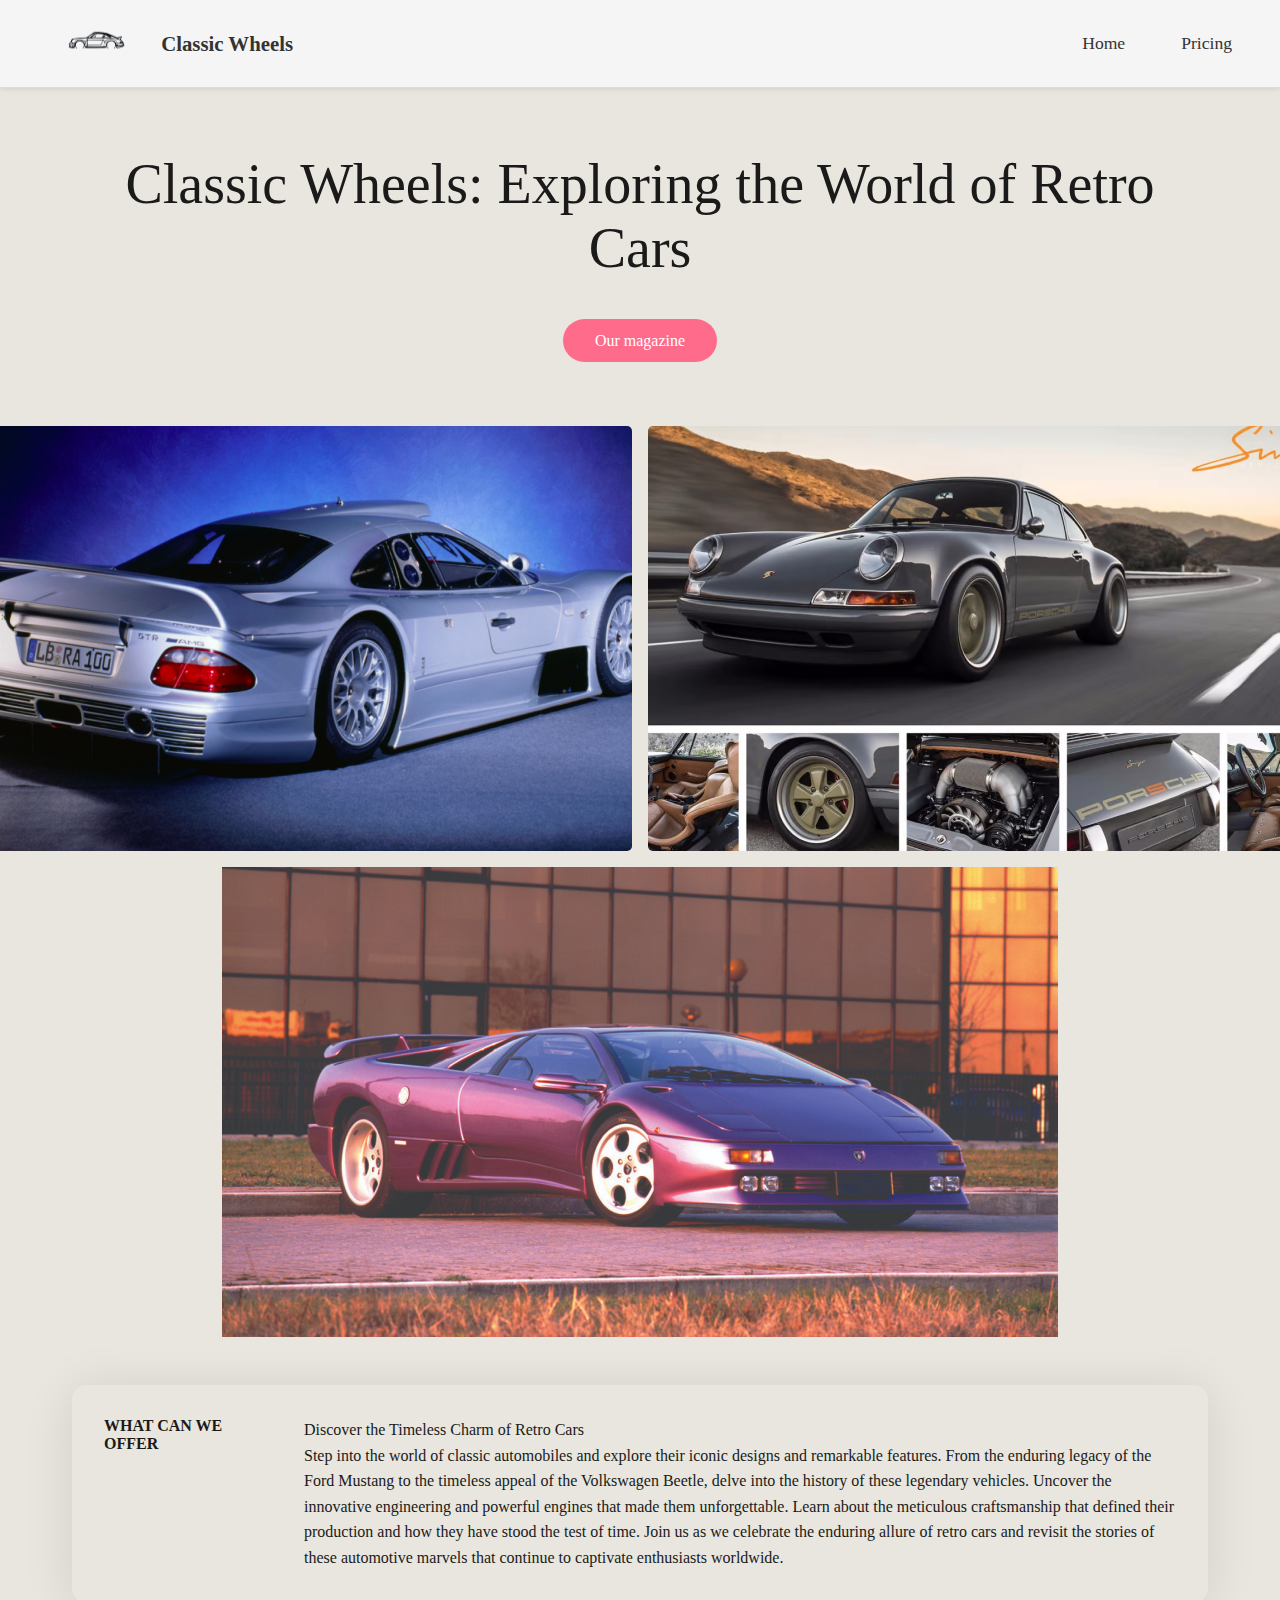
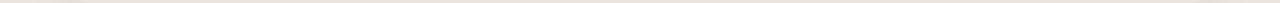
<file: 2-3/index.html>
<!DOCTYPE html>
<html lang="en">
<head>
    <meta charset="UTF-8">
    <meta name="viewport" content="width=device-width, initial-scale=1.0">
    <title>Classic Wheels - Home</title>
    <link rel="stylesheet" href="style.css">
</head>
<body>
    <header class="header">
        <a href="index.html" class="logo">
            <img src="images/logo.png" alt="Classic Wheels Logo">
            Classic Wheels
        </a>
        <nav class="nav">
            <a href="articles.html">Home</a>
            <a href="payment.html">Pricing</a>
        </nav>
    </header>

    <main>
        <section id="home" class="page">
            <div class="container">
                <div class="hero">
                    <h1>Classic Wheels: Exploring the World of Retro Cars</h1>
                    <a href="articles.html" class="btn btn-primary">Our magazine</a>
                </div>

                <div class="gallery">
                    <div class="main-images">
                        <img src="images\MainPagePhotos/image 4.png" alt="Classic Car 1" class="thumbnail">
                        <img src="images\MainPagePhotos/image 2.png" alt="Thumbnail 1" class="thumbnail">
                    </div>
                    <img src="images\MainPagePhotos/image 3.png" alt="Thumbnail 2" class="center-image">
                </div>

                <div class="offer-section">
                    <div class="offer-title">WHAT CAN WE OFFER</div>
                    <div class="offer-text">
                        Discover the Timeless Charm of Retro Cars<br>
                        Step into the world of classic automobiles and explore their iconic designs and remarkable features. From the enduring legacy of the Ford Mustang to the timeless appeal of the Volkswagen Beetle, delve into the history of these legendary vehicles. Uncover the innovative engineering and powerful engines that made them unforgettable. Learn about the meticulous craftsmanship that defined their production and how they have stood the test of time. Join us as we celebrate the enduring allure of retro cars and revisit the stories of these automotive marvels that continue to captivate enthusiasts worldwide.
                    </div>
                </div>
            </div>
        </section>
    </main>

    <script src="script.js"></script>
</body>
</html>
</file>
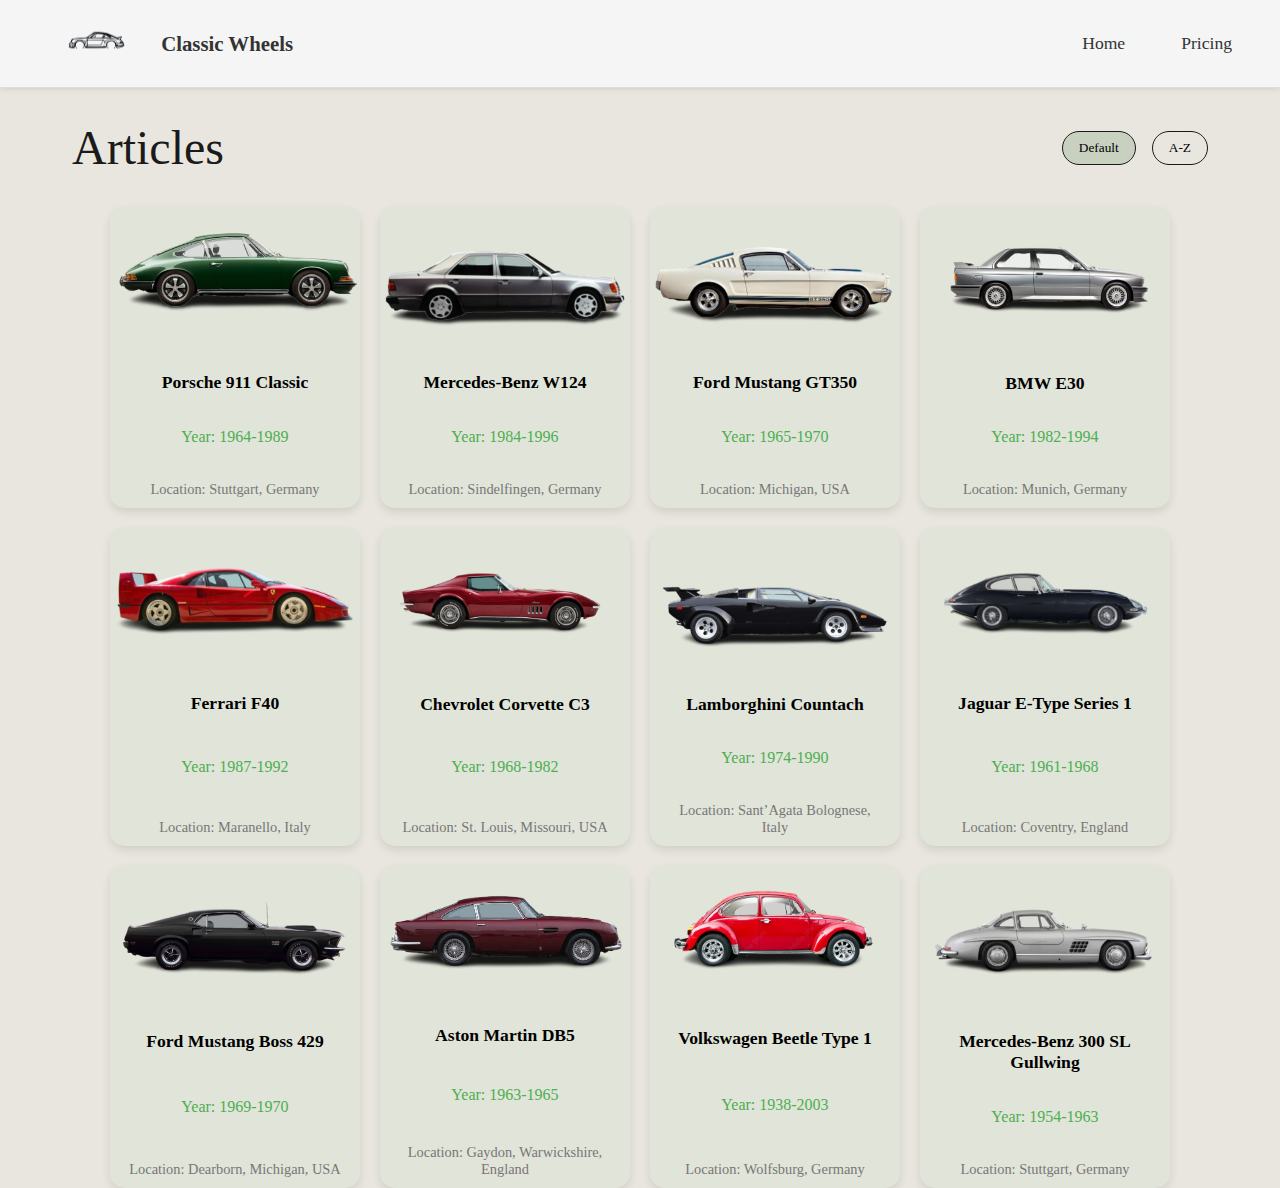
<file: 2-3/articles.html>
<!DOCTYPE html>
<html lang="en">
<head>
    <meta charset="UTF-8">
    <meta name="viewport" content="width=device-width, initial-scale=1.0">
    <title>Classic Wheels - Articles</title>
    <link rel="stylesheet" href="style.css">
</head>
<body>
    <header class="header">
        <a href="index.html" class="logo">
            <img src="images/logo.png" alt="Classic Wheels Logo">
            Classic Wheels
        </a>
        <nav class="nav">
            <a href="articles.html">Home</a>
            <a href="payment.html">Pricing</a>
        </nav>
    </header>

    <main>
        <section id="articles" class="page">
            <div class="container">
                <div class="articles-header">
                    <h1 class="articles-title">Articles</h1>
                    <div class="filters">
                        <button class="filter-btn active">Default</button>
                        <button class="filter-btn">A-Z</button>
                    </div>
                </div>

                <div class="cars-grid">
                    <!-- This will be dynamically populated by JavaScript -->
                </div>
            </div>
        </section>
    </main>

    <script src="script.js"></script>
</body>
</html>
</file>
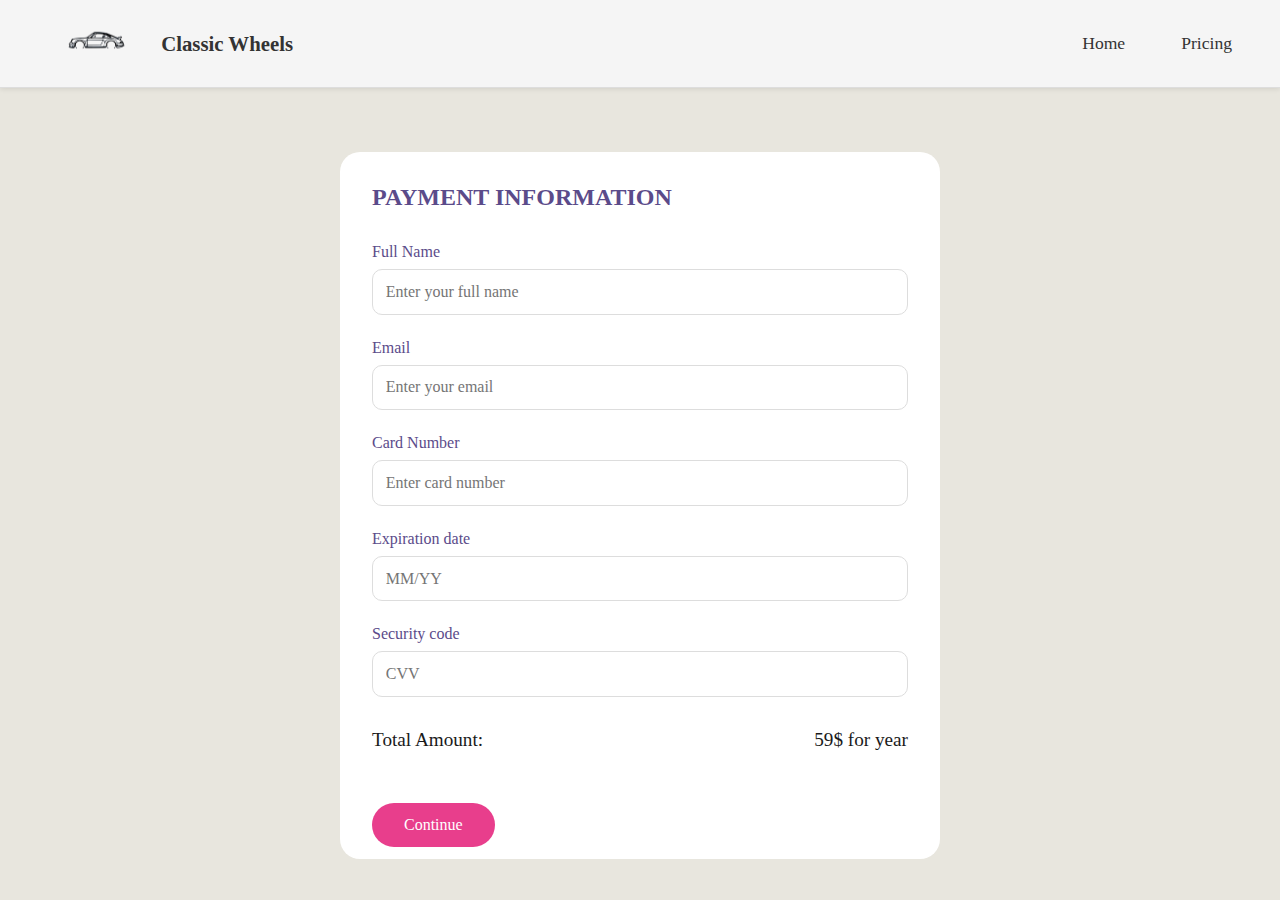
<file: 2-3/payment.html>
<!DOCTYPE html>
<html lang="en">
<head>
    <meta charset="UTF-8">
    <meta name="viewport" content="width=device-width, initial-scale=1.0">
    <title>Classic Wheels - Payment</title>
    <link rel="stylesheet" href="style.css">
</head>
<body>
    <header class="header">
        <a href="index.html" class="logo">
            <img src="images/logo.png" alt="Classic Wheels Logo">
            Classic Wheels
        </a>
        <nav class="nav">
            <a href="articles.html">Home</a>
            <a href="payment.html">Pricing</a>
        </nav>
    </header>

    <main>
        <section id="payment" class="page">
            <div class="container">
                <div class="payment-form">
                    <h2>PAYMENT INFORMATION</h2>
                    <div class="form-group">
                        <label for="name">Full Name</label>
                        <input type="text" id="name" class="form-control" autocomplete="name" placeholder="Enter your full name" required>
                    </div>
                    <div class="form-group">
                        <label for="email">Email</label>
                        <input type="email" id="email" class="form-control" autocomplete="email" placeholder="Enter your email" required>
                    </div>
                    <div class="form-group">
                        <label for="card-number">Card Number</label>
                        <input type="text" id="card-number" class="form-control" placeholder="Enter card number" required>
                    </div>
                    <div class="form-group">
                        <label for="expiry-date">Expiration date</label>
                        <input type="text" id="expiry-date" class="form-control" placeholder="MM/YY" required>
                    </div>
                    <div class="form-group">
                        <label for="security-code">Security code</label>
                        <input type="text" id="security-code" class="form-control" placeholder="CVV" required>
                    </div>
                    <div class="total-amount">
                        <span>Total Amount:</span>
                        <span>59$ for year</span>
                    </div>
                    <button class="btn btn-primary continue-button">Continue</button>
                </div>
            </div>
        </section>
    </main>

    <script src="script.js"></script>
</body>
</html>
</file>
<file: 2-3/style.css>
/* Reset и основные стили */
* {
    margin: 0;
    padding: 0;
    box-sizing: border-box;
    font-family: serif;
}

body {
    background-color: #E8E6DE;
    color: #1A1A1A;
    min-height: 100vh;
}

/* Общие стили */
.container {
    max-width: 1200px;
    margin: 0 auto;
    padding: 0 2rem;
}

.btn {
    position: relative; /* Относительное позиционирование */
    top: 20px; /* Сдвиг вниз на 20px */
    text-decoration: none;
    padding: 0.8rem 2rem;
    border-radius: 25px;
    border: none;
    cursor: pointer;
    font-size: 1rem;
    transition: all 0.3s ease;
}

.btn-primary {
    background-color: #FF6B8B;
    color: white;
}

.btn-primary:hover {
    background-color: #ff5377;
}

/* Шапка */
.header {
    display: flex;
    justify-content: space-between;
    align-items: center;
    padding: 1rem 2rem;
    background-color: rgba(245, 245, 245, 0.95); /* Светло-серый фон для контраста */
    border-bottom: 1px solid #ddd; /* Разделительная линия */
    box-shadow: 0 1px 5px rgba(0, 0, 0, 0.1); /* Легкая тень */
}

.logo {
    display: flex;
    font-family: 'Book Antiqua';
    align-items: center;
    text-decoration: none;
    color: #333; /* Темный цвет для акцента */
    font-size: 1.3rem; /* Увеличенный шрифт логотипа */
    font-weight: 800; /* Небольшое выделение жирностью */
}

.logo img {
    height: 55px; /* Слегка уменьшенный размер логотипа */
}

.nav {
    display: flex;
    gap: 1.5rem;
}

.nav a {
    font-family: 'Georgia', serif;
    text-decoration: none;
    color: #333;
    font-size: 1.1rem; /* Увеличенный шрифт навигации */
    font-weight: 500;
    padding: 0.5rem 1rem;
    transition: color 0.3s ease, background-color 0.3s ease;
    border-radius: 5px;
}

.nav a:hover {
    color: #FF6B8B; /* Цвет акцента при наведении */
    background-color: rgba(255, 107, 139, 0.1); /* Фон подсветки при наведении */
}

/* Главная страница */
.hero {
    text-align: center;
    padding: 4rem 0;
}

.hero h1 {
    font-size: 3.5rem;
    margin-bottom: 2rem;
    font-weight: normal;
}

.gallery {
    display: flex;
    flex-direction: column;
    align-items: center; /* Центрируем содержимое по горизонтали */
    margin-top: 2rem; /* Отступ сверху для визуального разделения */
}

.main-images {
    display: flex;
    justify-content: center; /* Выравниваем изображения по центру */
    gap: 1rem; /* Отступ между изображениями */
}

.thumbnail {
    width: 670px; /* Ширина для изображений Image 2 и Image 4 */
    height: 425px; /* Высота для изображений Image 2 и Image 4 */
    object-fit: cover; /* Обеспечиваем сохранение пропорций изображения */
    border-radius: 5px; /* Добавление скруглений */
}

.center-image {
    width: 836px; /* Устанавливаем ширину для Image 3 */
    height: 470px; /* Устанавливаем высоту для Image 3 */
    object-fit: cover; /* Обеспечиваем сохранение пропорций изображения */
    margin-top: 1rem; /* Отступ сверху для размещения изображения */
}

/* Секция "WHAT CAN WE OFFER" */
.offer-section {
    display: flex;
    gap: 1.5rem;
    margin-top: 3rem;
    padding: 2rem;
    border-radius: 15px;
    box-shadow: 0 4px 50px rgba(0, 0, 0, 0.1);
}

.offer-title {
    font-weight: 800;
    font-family: 'Inter';
    color: #1A1A1A; 
    min-width: 176px;
}

.offer-text {
    color: #1A1A1A;
    line-height: 1.6;
}

.thumbnail-row {
    display: flex;
    gap: 1rem;
}

/* Страница со статьями */
.articles-header {
    display: flex;
    justify-content: space-between;
    align-items: center;
    margin-top: 2rem;
    margin-bottom: 2rem;
}

.articles-title {
    font-size: 3rem;
    font-weight: normal;
}

.filters {
    display: flex;
    gap: 1rem;
}

.filter-btn {
    padding: 0.5rem 1rem;
    font-family: 'Palatino Linotype';
    font-weight: 500;
    border: 1px solid #1A1A1A;
    border-radius: 20px;
    background: transparent;
    cursor: pointer;
}

.filter-btn.active {
    background-color: #C8D1C0;
}
/* Контейнер для карточек автомобилей */
.cars-grid {
    display: flex;
    flex-wrap: wrap;
    gap: 20px; /* Отступы между карточками */
    justify-content: center; /* Выравнивание карточек по центру */
}

/* Карточка автомобиля */
.car-card {
    background-color: #E1E4D9; /* Цвет фона */
    border-radius: 15px;
    overflow: hidden;
    box-shadow: 0 4px 10px rgba(0, 0, 0, 0.1);
    width: 250px;
    cursor: pointer;
    transition: transform 0.3s ease;
    display: flex;
    flex-direction: column; /* Карточка будет вертикальной */
    align-items: center; /* Центрируем элементы по горизонтали */
}

/* Изображение автомобиля */
.car-image {
    width: 100%;
    height: 200px;
    object-fit: cover;
    align-self: flex-start; /* Выравнивание изображения по верху карточки */
    margin-bottom: 15px; /* Увеличиваем отступ снизу для изображения */
    position: relative;
    top: -5px; /* Мелкий сдвиг вверх для выравнивания */
}

/* Контейнер для текста в карточке */
.car-info {
    padding: 10px 15px; /* Меньше отступов, чтобы текст не был слишком удален от краев */
    display: flex;
    flex-direction: column;
    justify-content: space-between;
    align-items: center; /* Выравнивание текста по центру */
    height: 100%; /* Занимает всю высоту карточки */
}

/* Название автомобиля */
.car-name {
    font-size: 1.1rem; /* Немного уменьшаем размер */
    font-weight: bold;
    margin-bottom: 5px; /* Уменьшаем отступ снизу */
    text-align: center;
    color: #000; /* Цвет для улучшения контраста */
}

/* Год выпуска */
.car-year {
    font-size: 1rem;
    color: #4CAF50; /* Зеленый для года выпуска */
    margin-bottom: 5px; /* Снижаем отступ */
    text-align: center;
}

/* Местоположение */
.car-location {
    font-size: 0.9rem; /* Немного уменьшаем шрифт для местоположения */
    color: #777; /* Серый цвет для текста */
    text-align: center;
}

/* Эффект наведения на карточку */
.car-card:hover {
    transform: scale(1.05); /* Легкое увеличение при наведении */
}

/* Детальная страница */
/* Первый абзац */
#car-paragraph-1 {
    max-width: 1200px; /* Ширина для первого абзаца */
    margin: 0 auto 45px auto; /* Центрирование и отступ снизу */
    text-align: justify; /* Выровнять текст по ширине */
}

/* Второй и третий абзацы */
#car-paragraph-2 {
    max-width: 800px; /* Ширина для второго и третьего абзацев */
    margin: 0 auto; /* Центрирование */
    text-align: justify;
}

#car-paragraph-3 {
    text-align: left;
    max-width: 1000px; /* Ширина для второго и третьего абзацев */
}

/* Контейнер для всех деталей */
.car-detail {
    display: flex;
    flex-direction: column;
    text-align: center; /* Центрируем заголовки */
    margin-top: 30px;
}

/* Заголовок автомобиля */
.car-detail h1 {
    font-size: 3rem;
    margin-bottom: 2rem;
    font-weight: normal;
}

/* Контейнер для контента */
.car-content {
    display: flex;
    flex-direction: column; /* Колонка для контента */
    gap: 50px; /* Пространство между блоками */
}

/* Центрирование и отступ для текста */
.car-content p {
    font-family: 'Kite One', sans-serif;
    text-align: justify;
    margin: 0;
}

/* Настройка для строки: текст + изображения */
.row {
    display: flex;
    gap: 20px;
    align-items: center; /* Центрируем текст и изображения по вертикали */
    justify-content: space-between; /* Равномерное расположение по горизонтали */
}

/* Контейнер для изображений */
.row .images {
    display: flex;
    flex-direction: column; /* Колонка для изображений */
    gap: 15px; /* Расстояние между изображениями */
    justify-content: space-around; /* Расположение изображений */
}

/* Отступы для изображений второго абзаца */
.row .images img:first-child {
    align-self: flex-start; /* Перемещаем первое изображение вверх */
}

.row .images img:last-child {
    align-self: flex-end; /* Перемещаем второе изображение вниз */
}

/* Настройка для третьей строки */
.row-reverse {
    display: flex;
    flex-direction: row-reverse; /* Текст справа, изображение слева */
    gap: 20px;
    align-items: center;
}

/* Настройка изображений */
.car-image {
    max-width: 100%;
    border-radius: 5px; /* Закругленные края */
}

/* Отступы между абзацами */
#car-paragraph-1 {
    margin-bottom: 50px;
}

#car-paragraph-2 {
    margin-bottom: 30px;
}

#car-paragraph-3 {
    margin-bottom: 30px;
}


/* Форма оплаты */
.payment-form {
    max-width: 600px;
    margin: 4rem auto;
    background: white;
    padding: 2rem;
    border-radius: 20px;
}

.payment-form h2 {
    color: #5B4B8A;
    margin-bottom: 2rem;
}

.form-group {
    margin-bottom: 1.5rem;
}

.form-group label {
    display: block;
    margin-bottom: 0.5rem;
    color: #5B4B8A;
}

.form-control {
    width: 100%;
    padding: 0.8rem;
    border: 1px solid #ddd;
    border-radius: 10px;
    font-size: 1rem;
}

.total-amount {
    display: flex;
    justify-content: space-between;
    margin: 2rem 0;
    font-size: 1.2rem;
}

@media (max-width: 768px) {
    header {
        flex-direction: column;
        gap: 1rem;
    }

    .car-content {
        grid-template-columns: 1fr;
    }

    .gallery {
        grid-template-columns: 1fr;
    }

    .articles-header {
        flex-direction: column;
        gap: 1rem;
    }
}

/* Прозрачная кнопка */
.continue-button.btn-primary.transparent {
    background-color: #e83e8c; /* Розовый цвет */
    cursor: not-allowed;       /* Курсор "недоступно" */
    color: rgba(255, 255, 255, 0.7); /* Прозрачный текст */
    opacity: 0.5;              /* Эффект прозрачности */
    transition: opacity 0.3s;  /* Плавный переход прозрачности */
}

/* Активная кнопка */
.continue-button.btn-primary {
    background-color: #e83e8c; /* Розовый цвет */
    color: white;              /* Белый текст */
    cursor: pointer;          /* Указатель нажатия */
    opacity: 1;                /* Полностью видимая */
    transition: background-color 0.3s, opacity 0.3s; /* Плавный переход */
}
.success-message {
    position: fixed;
    top: 20px;
    right: 20px;
    background-color: #4caf50;
    color: white;
    padding: 15px 20px;
    border-radius: 5px;
    box-shadow: 0 4px 6px rgba(0, 0, 0, 0.2);
    font-size: 16px;
    z-index: 1000;
    animation: fadeInOut 3s;
}

/* Анимация появления и исчезновения */
@keyframes fadeInOut {
    0% { opacity: 0; transform: translateY(-20px); }
    10% { opacity: 1; transform: translateY(0); }
    90% { opacity: 1; transform: translateY(0); }
    100% { opacity: 0; transform: translateY(-20px); }
}
</file>
